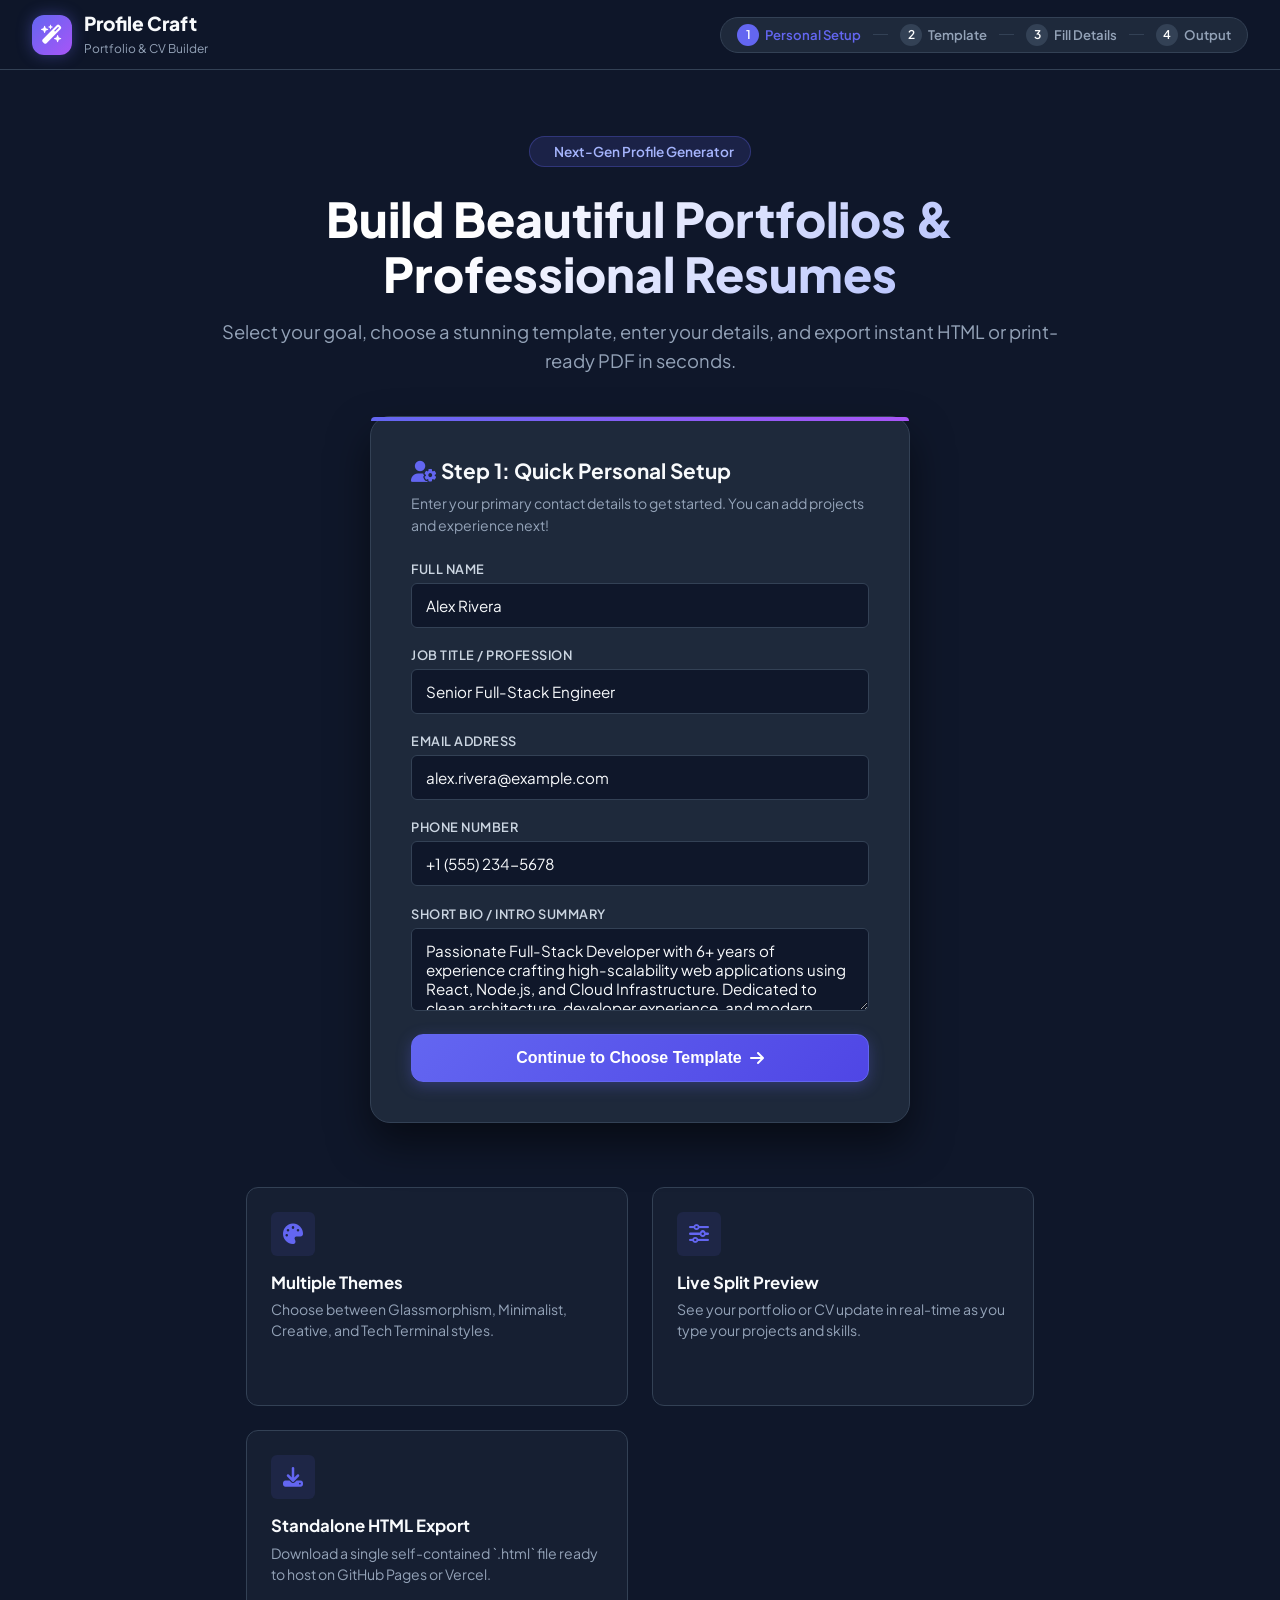
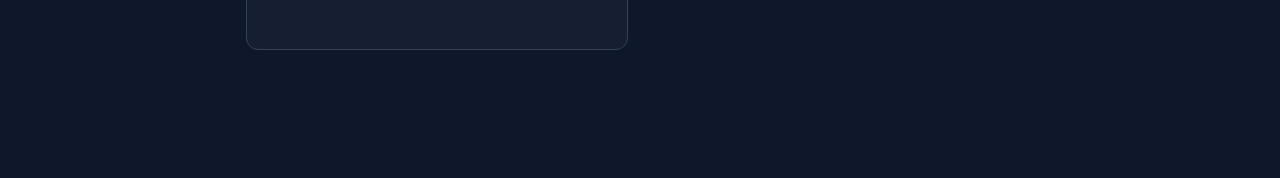
<file: index.html>
<!DOCTYPE html>
<html lang="en">
<head>
  <meta charset="UTF-8">
  <meta name="viewport" content="width=device-width, initial-scale=1.0">
  <title>Profile Craft - Create Portfolios & CVs</title>
  
  <link rel="preconnect" href="https://fonts.googleapis.com">
  <link rel="preconnect" href="https://fonts.gstatic.com" crossorigin>
  <link href="https://fonts.googleapis.com/css2?family=Plus+Jakarta+Sans:wght@400;600;700;800&family=Inter:wght@400;600;800&display=swap" rel="stylesheet">
  <link rel="stylesheet" href="https://cdnjs.cloudflare.com/ajax/libs/font-awesome/6.4.0/css/all.min.css">
  
  <link rel="stylesheet" href="css/common.css">
  <link rel="stylesheet" href="css/landing.css">
</head>
<body>

  <!-- NAVBAR -->
  <nav class="navbar">
    <a href="index.html" class="nav-brand">
      <div class="brand-icon"><i class="fa-solid fa-wand-magic-sparkles"></i></div>
      <div class="brand-text">
        <h1>Profile Craft</h1>
        <span>Portfolio & CV Builder</span>
      </div>
    </a>

    <div class="step-indicator">
      <div class="step-item active"><span class="step-num">1</span> Personal Setup</div>
      <div class="step-divider"></div>
      <div class="step-item"><span class="step-num">2</span> Template</div>
      <div class="step-divider"></div>
      <div class="step-item"><span class="step-num">3</span> Fill Details</div>
      <div class="step-divider"></div>
      <div class="step-item"><span class="step-num">4</span> Output</div>
    </div>
  </nav>

  <!-- HERO SECTION -->
  <section class="landing-hero">
    <div class="hero-badge"><i class="fa-solid fa-sparkles"></i> Next-Gen Profile Generator</div>
    <h1>Build Beautiful Portfolios & Professional Resumes</h1>
    <p>Select your goal, choose a stunning template, enter your details, and export instant HTML or print-ready PDF in seconds.</p>

    <!-- QUICK LOGIN / INITIAL DATA CARD -->
    <div class="login-card">
      <h2><i class="fa-solid fa-user-gear" style="color:var(--primary);"></i> Step 1: Quick Personal Setup</h2>
      <p>Enter your primary contact details to get started. You can add projects and experience next!</p>
      
      <form id="quickLoginForm">
        <div class="form-group">
          <label>Full Name</label>
          <input type="text" id="loginName" class="form-control" placeholder="e.g. Alex Rivera" required>
        </div>
        
        <div class="form-group">
          <label>Job Title / Profession</label>
          <input type="text" id="loginRole" class="form-control" placeholder="e.g. Senior Full-Stack Engineer" required>
        </div>

        <div class="row-2">
          <div class="form-group">
            <label>Email Address</label>
            <input type="email" id="loginEmail" class="form-control" placeholder="alex@example.com" required>
          </div>
          <div class="form-group">
            <label>Phone Number</label>
            <input type="text" id="loginPhone" class="form-control" placeholder="+1 (555) 000-0000">
          </div>
        </div>

        <div class="form-group">
          <label>Short Bio / Intro Summary</label>
          <textarea id="loginSummary" class="form-control" placeholder="Passionate developer building high-scalability web apps..." rows="3"></textarea>
        </div>

        <button type="submit" class="btn btn-primary btn-lg" style="width:100%;">
          Continue to Choose Template <i class="fa-solid fa-arrow-right"></i>
        </button>
      </form>
    </div>

    <!-- FEATURES SHOWCASE -->
    <div class="features-grid">
      <div class="feature-card">
        <div class="feature-icon"><i class="fa-solid fa-palette"></i></div>
        <h3>Multiple Themes</h3>
        <p>Choose between Glassmorphism, Minimalist, Creative, and Tech Terminal styles.</p>
      </div>

      <div class="feature-card">
        <div class="feature-icon"><i class="fa-solid fa-sliders"></i></div>
        <h3>Live Split Preview</h3>
        <p>See your portfolio or CV update in real-time as you type your projects and skills.</p>
      </div>

      <div class="feature-card">
        <div class="feature-icon"><i class="fa-solid fa-download"></i></div>
        <h3>Standalone HTML Export</h3>
        <p>Download a single self-contained `.html` file ready to host on GitHub Pages or Vercel.</p>
      </div>
    </div>
  </section>

  <!-- SCRIPTS -->
  <script src="js/sample-data.js"></script>
  <script src="js/storage.js"></script>
  <script>
    document.addEventListener('DOMContentLoaded', () => {
      const profile = AppStorage.getProfile();
      if (profile.personal) {
        document.getElementById('loginName').value = profile.personal.fullName || '';
        document.getElementById('loginRole').value = profile.personal.jobTitle || '';
        document.getElementById('loginEmail').value = profile.personal.email || '';
        document.getElementById('loginPhone').value = profile.personal.phone || '';
        document.getElementById('loginSummary').value = profile.personal.summary || '';
      }

      document.getElementById('quickLoginForm').addEventListener('submit', (e) => {
        e.preventDefault();
        profile.personal.fullName = document.getElementById('loginName').value;
        profile.personal.jobTitle = document.getElementById('loginRole').value;
        profile.personal.email = document.getElementById('loginEmail').value;
        profile.personal.phone = document.getElementById('loginPhone').value;
        profile.personal.summary = document.getElementById('loginSummary').value;

        AppStorage.saveProfile(profile);
        window.location.href = 'choose.html';
      });
    });
  </script>
</body>
</html>
</file>
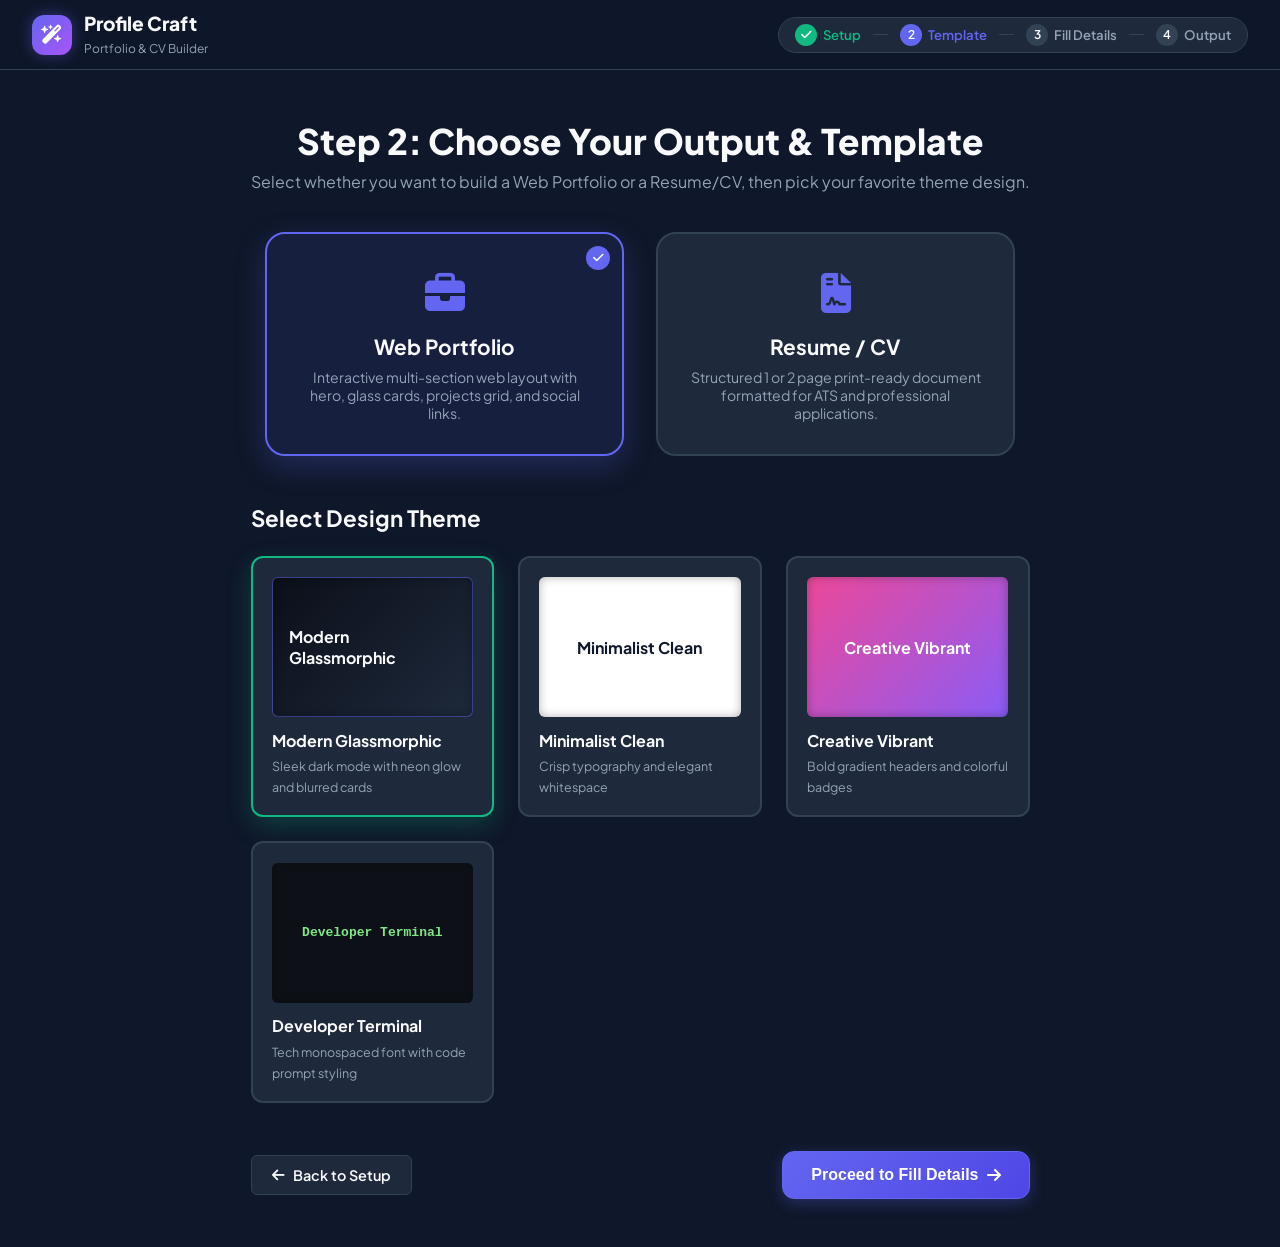
<file: choose.html>
<!DOCTYPE html>
<html lang="en">
<head>
  <meta charset="UTF-8">
  <meta name="viewport" content="width=device-width, initial-scale=1.0">
  <title>Choose Category & Template - Profile Craft</title>

  <link rel="preconnect" href="https://fonts.googleapis.com">
  <link rel="preconnect" href="https://fonts.gstatic.com" crossorigin>
  <link href="https://fonts.googleapis.com/css2?family=Plus+Jakarta+Sans:wght@400;600;700;800&family=Inter:wght@400;600;800&display=swap" rel="stylesheet">
  <link rel="stylesheet" href="https://cdnjs.cloudflare.com/ajax/libs/font-awesome/6.4.0/css/all.min.css">

  <link rel="stylesheet" href="css/common.css">
  <link rel="stylesheet" href="css/choose.css">
</head>
<body>

  <!-- NAVBAR -->
  <nav class="navbar">
    <a href="index.html" class="nav-brand">
      <div class="brand-icon"><i class="fa-solid fa-wand-magic-sparkles"></i></div>
      <div class="brand-text">
        <h1>Profile Craft</h1>
        <span>Portfolio & CV Builder</span>
      </div>
    </a>

    <div class="step-indicator">
      <div class="step-item completed"><span class="step-num"><i class="fa-solid fa-check"></i></span> Setup</div>
      <div class="step-divider"></div>
      <div class="step-item active"><span class="step-num">2</span> Template</div>
      <div class="step-divider"></div>
      <div class="step-item"><span class="step-num">3</span> Fill Details</div>
      <div class="step-divider"></div>
      <div class="step-item"><span class="step-num">4</span> Output</div>
    </div>
  </nav>

  <!-- SELECTION CONTAINER -->
  <div class="choose-container">
    <div class="choose-header">
      <h2>Step 2: Choose Your Output & Template</h2>
      <p>Select whether you want to build a Web Portfolio or a Resume/CV, then pick your favorite theme design.</p>
    </div>

    <!-- CATEGORY SELECTION -->
    <div class="category-grid">
      <div class="category-card selected" id="catPortfolio" data-mode="portfolio">
        <div class="selection-badge"><i class="fa-solid fa-check"></i></div>
        <div class="category-icon"><i class="fa-solid fa-briefcase"></i></div>
        <h3>Web Portfolio</h3>
        <p>Interactive multi-section web layout with hero, glass cards, projects grid, and social links.</p>
      </div>

      <div class="category-card" id="catCv" data-mode="cv">
        <div class="selection-badge"><i class="fa-solid fa-check"></i></div>
        <div class="category-icon"><i class="fa-solid fa-file-contract"></i></div>
        <h3>Resume / CV</h3>
        <p>Structured 1 or 2 page print-ready document formatted for ATS and professional applications.</p>
      </div>
    </div>

    <!-- TEMPLATES GALLERY -->
    <div class="templates-gallery">
      <div class="section-title">Select Design Theme</div>
      <div class="template-grid" id="templateGrid">
        <!-- Rendered dynamically via JS -->
      </div>
    </div>

    <!-- NAVIGATION BUTTONS -->
    <div style="display:flex; justify-content:space-between; align-items:center;">
      <a href="index.html" class="btn"><i class="fa-solid fa-arrow-left"></i> Back to Setup</a>
      <button class="btn btn-primary btn-lg" id="btnNext">Proceed to Fill Details <i class="fa-solid fa-arrow-right"></i></button>
    </div>
  </div>

  <!-- SCRIPTS -->
  <script src="js/storage.js"></script>
  <script>
    document.addEventListener('DOMContentLoaded', () => {
      let selectedMode = AppStorage.getMode();
      let selectedTemplate = AppStorage.getTemplate();

      const catPortfolio = document.getElementById('catPortfolio');
      const catCv = document.getElementById('catCv');
      const templateGrid = document.getElementById('templateGrid');
      const btnNext = document.getElementById('btnNext');

      const PORTFOLIO_TEMPLATES = [
        { id: 'pf-theme-glass', name: 'Modern Glassmorphic', boxClass: 'box-glass', desc: 'Sleek dark mode with neon glow and blurred cards' },
        { id: 'pf-theme-minimal', name: 'Minimalist Clean', boxClass: 'box-minimal', desc: 'Crisp typography and elegant whitespace' },
        { id: 'pf-theme-vibrant', name: 'Creative Vibrant', boxClass: 'box-vibrant', desc: 'Bold gradient headers and colorful badges' },
        { id: 'pf-theme-terminal', name: 'Developer Terminal', boxClass: 'box-terminal', desc: 'Tech monospaced font with code prompt styling' }
      ];

      const CV_TEMPLATES = [
        { id: 'cv-theme-executive', name: 'Professional Executive', boxClass: 'box-executive', desc: 'Traditional 2-column header layout' },
        { id: 'cv-theme-modern', name: 'Modern Minimal Resume', boxClass: 'box-minimal', desc: 'Center aligned header with timeline accents' },
        { id: 'cv-theme-sidebar', name: 'Creative Sidebar Resume', boxClass: 'box-sidebar', desc: 'Left dark sidebar with contact & skills pane' }
      ];

      function renderTemplates() {
        const list = selectedMode === 'portfolio' ? PORTFOLIO_TEMPLATES : CV_TEMPLATES;
        templateGrid.innerHTML = list.map(t => `
          <div class="template-card ${t.id === selectedTemplate ? 'selected' : ''}" data-id="${t.id}">
            <div class="template-preview-box ${t.boxClass}">
              <strong>${t.name}</strong>
            </div>
            <h4>${t.name}</h4>
            <span>${t.desc}</span>
          </div>
        `).join('');

        // Bind clicks
        document.querySelectorAll('.template-card').forEach(card => {
          card.addEventListener('click', () => {
            document.querySelectorAll('.template-card').forEach(c => c.classList.remove('selected'));
            card.classList.add('selected');
            selectedTemplate = card.dataset.id;
          });
        });
      }

      function updateCategoryUI() {
        if (selectedMode === 'portfolio') {
          catPortfolio.classList.add('selected');
          catCv.classList.remove('selected');
          if (!PORTFOLIO_TEMPLATES.find(t => t.id === selectedTemplate)) {
            selectedTemplate = PORTFOLIO_TEMPLATES[0].id;
          }
        } else {
          catCv.classList.add('selected');
          catPortfolio.classList.remove('selected');
          if (!CV_TEMPLATES.find(t => t.id === selectedTemplate)) {
            selectedTemplate = CV_TEMPLATES[0].id;
          }
        }
        renderTemplates();
      }

      catPortfolio.addEventListener('click', () => { selectedMode = 'portfolio'; updateCategoryUI(); });
      catCv.addEventListener('click', () => { selectedMode = 'cv'; updateCategoryUI(); });

      btnNext.addEventListener('click', () => {
        AppStorage.saveMode(selectedMode);
        AppStorage.saveTemplate(selectedTemplate);
        window.location.href = 'builder.html';
      });

      updateCategoryUI();
    });
  </script>
</body>
</html>
</file>
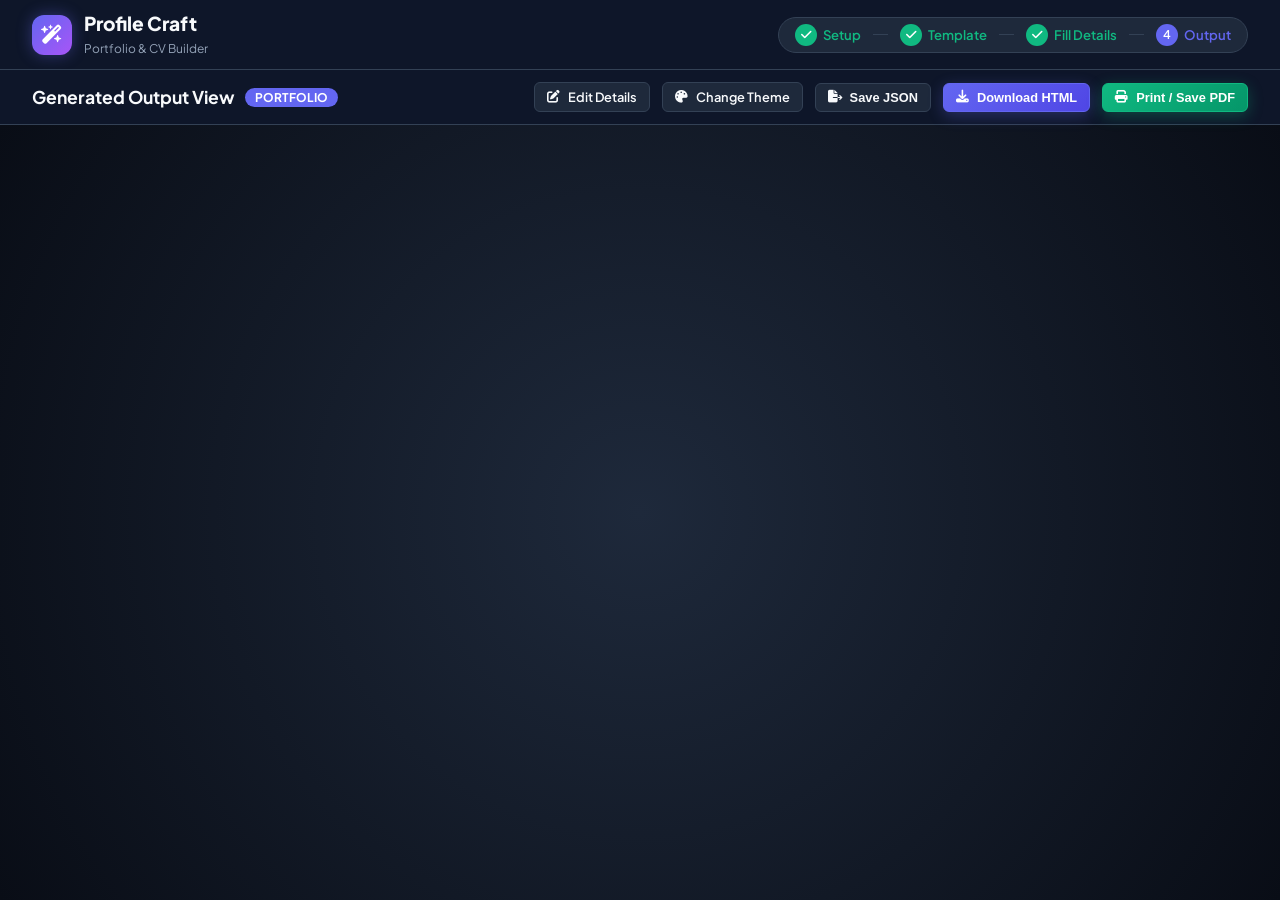
<file: output.html>
<!DOCTYPE html>
<html lang="en">
<head>
  <meta charset="UTF-8">
  <meta name="viewport" content="width=device-width, initial-scale=1.0">
  <title>Final Output & Export - Profile Craft</title>

  <link rel="preconnect" href="https://fonts.googleapis.com">
  <link rel="preconnect" href="https://fonts.gstatic.com" crossorigin>
  <link href="https://fonts.googleapis.com/css2?family=Fira+Code:wght@400;600;700&family=Inter:wght@400;500;600;700;800&family=Plus+Jakarta+Sans:wght@400;500;600;700;800&display=swap" rel="stylesheet">
  <link rel="stylesheet" href="https://cdnjs.cloudflare.com/ajax/libs/font-awesome/6.4.0/css/all.min.css">

  <link rel="stylesheet" href="css/common.css">
  <link rel="stylesheet" href="css/output.css">
  <link rel="stylesheet" href="css/portfolio-templates.css">
  <link rel="stylesheet" href="css/cv-templates.css">
</head>
<body>

  <!-- NAVBAR -->
  <nav class="navbar">
    <a href="index.html" class="nav-brand">
      <div class="brand-icon"><i class="fa-solid fa-wand-magic-sparkles"></i></div>
      <div class="brand-text">
        <h1>Profile Craft</h1>
        <span>Portfolio & CV Builder</span>
      </div>
    </a>

    <div class="step-indicator">
      <div class="step-item completed"><span class="step-num"><i class="fa-solid fa-check"></i></span> Setup</div>
      <div class="step-divider"></div>
      <div class="step-item completed"><span class="step-num"><i class="fa-solid fa-check"></i></span> Template</div>
      <div class="step-divider"></div>
      <div class="step-item completed"><span class="step-num"><i class="fa-solid fa-check"></i></span> Fill Details</div>
      <div class="step-divider"></div>
      <div class="step-item active"><span class="step-num">4</span> Output</div>
    </div>
  </nav>

  <!-- FLOATING EXPORT CONTROL BAR -->
  <div class="floating-bar">
    <div class="output-info">
      <h2>Generated Output View</h2>
      <span class="badge-mode" id="modeBadge">PORTFOLIO</span>
    </div>

    <div class="output-actions">
      <a href="builder.html" class="btn btn-sm"><i class="fa-solid fa-pen-to-square"></i> Edit Details</a>
      <a href="choose.html" class="btn btn-sm"><i class="fa-solid fa-palette"></i> Change Theme</a>
      <button class="btn btn-sm" id="btnExportJson"><i class="fa-solid fa-file-export"></i> Save JSON</button>
      <button class="btn btn-primary btn-sm" id="btnDownloadHtml"><i class="fa-solid fa-download"></i> Download HTML</button>
      <button class="btn btn-accent btn-sm" id="btnPrintPdf"><i class="fa-solid fa-print"></i> Print / Save PDF</button>
    </div>
  </div>

  <!-- MAIN CANVAS -->
  <main class="output-viewport">
    <div class="output-frame" id="outputFrame">
      <!-- Generated HTML rendered here -->
    </div>
  </main>

  <!-- SCRIPTS -->
  <script src="js/templates.js"></script>
  <script src="js/exporter.js"></script>
  <script src="js/storage.js"></script>
  <script>
    document.addEventListener('DOMContentLoaded', () => {
      const profile = AppStorage.getProfile();
      const mode = AppStorage.getMode();
      const templateId = AppStorage.getTemplate();

      const outputFrame = document.getElementById('outputFrame');
      const modeBadge = document.getElementById('modeBadge');

      modeBadge.textContent = mode.toUpperCase();

      if (mode === 'portfolio') {
        outputFrame.innerHTML = TemplateGenerators.renderPortfolio(profile, templateId);
      } else {
        outputFrame.innerHTML = TemplateGenerators.renderCV(profile, templateId);
      }

      document.getElementById('btnDownloadHtml').addEventListener('click', () => {
        Exporter.downloadHTML(profile, mode, templateId);
      });

      document.getElementById('btnPrintPdf').addEventListener('click', () => {
        Exporter.printPDF();
      });

      document.getElementById('btnExportJson').addEventListener('click', () => {
        Exporter.exportJSON(profile);
      });
    });
  </script>
</body>
</html>
</file>
<file: css/common.css>
/* ==========================================================================
   COMMON SHARED STYLESHEET (css/common.css)
   ========================================================================== */

:root {
  --bg-dark: #0f172a;
  --bg-card: #1e293b;
  --bg-card-hover: #334155;
  --bg-input: #0f172a;
  --border-color: #334155;
  --border-focus: #6366f1;
  --text-main: #f8fafc;
  --text-muted: #94a3b8;
  --primary: #6366f1;
  --primary-hover: #4f46e5;
  --accent: #10b981;
  --danger: #ef4444;
  --radius-sm: 6px;
  --radius-md: 12px;
  --radius-lg: 20px;
  --font-main: 'Plus Jakarta Sans', system-ui, sans-serif;
}

* {
  box-sizing: border-box;
  margin: 0;
  padding: 0;
}

body {
  font-family: var(--font-main);
  background-color: var(--bg-dark);
  color: var(--text-main);
  min-height: 100vh;
  display: flex;
  flex-direction: column;
}

/* Header Navbar */
.navbar {
  height: 70px;
  background: rgba(15, 23, 42, 0.9);
  backdrop-filter: blur(12px);
  border-bottom: 1px solid var(--border-color);
  display: flex;
  align-items: center;
  justify-content: space-between;
  padding: 0 2rem;
  position: sticky;
  top: 0;
  z-index: 100;
}

.nav-brand {
  display: flex;
  align-items: center;
  gap: 12px;
  text-decoration: none;
  color: var(--text-main);
}

.brand-icon {
  width: 40px;
  height: 40px;
  background: linear-gradient(135deg, #6366f1, #a855f7);
  border-radius: var(--radius-md);
  display: flex;
  align-items: center;
  justify-content: center;
  font-size: 1.2rem;
  color: #fff;
  box-shadow: 0 0 15px rgba(99, 102, 241, 0.4);
}

.brand-text h1 {
  font-size: 1.2rem;
  font-weight: 800;
  line-height: 1.2;
}

.brand-text span {
  font-size: 0.75rem;
  color: var(--text-muted);
}

/* Buttons */
.btn {
  padding: 10px 20px;
  font-size: 0.9rem;
  font-weight: 600;
  border-radius: var(--radius-sm);
  border: 1px solid var(--border-color);
  background: var(--bg-card);
  color: var(--text-main);
  cursor: pointer;
  display: inline-flex;
  align-items: center;
  justify-content: center;
  gap: 8px;
  text-decoration: none;
  transition: all 0.2s ease;
}

.btn:hover {
  background: var(--bg-card-hover);
  border-color: #475569;
}

.btn-primary {
  background: linear-gradient(135deg, var(--primary), #4f46e5);
  border-color: var(--primary);
  color: #fff;
  box-shadow: 0 4px 15px rgba(99, 102, 241, 0.3);
}

.btn-primary:hover {
  filter: brightness(1.1);
  transform: translateY(-2px);
}

.btn-accent {
  background: linear-gradient(135deg, var(--accent), #059669);
  border-color: var(--accent);
  color: #fff;
  box-shadow: 0 4px 15px rgba(16, 185, 129, 0.3);
}

.btn-accent:hover {
  filter: brightness(1.1);
  transform: translateY(-2px);
}

.btn-lg {
  padding: 14px 28px;
  font-size: 1rem;
  border-radius: var(--radius-md);
}

.btn-sm {
  padding: 6px 12px;
  font-size: 0.8rem;
}

/* Step Progress Indicator */
.step-indicator {
  display: flex;
  align-items: center;
  gap: 12px;
  background: var(--bg-card);
  padding: 6px 16px;
  border-radius: 30px;
  border: 1px solid var(--border-color);
}

.step-item {
  display: flex;
  align-items: center;
  gap: 6px;
  font-size: 0.82rem;
  color: var(--text-muted);
  font-weight: 600;
}

.step-item.active {
  color: var(--primary);
}

.step-item.completed {
  color: var(--accent);
}

.step-num {
  width: 22px;
  height: 22px;
  border-radius: 50%;
  background: var(--border-color);
  color: #fff;
  display: flex;
  align-items: center;
  justify-content: center;
  font-size: 0.75rem;
}

.step-item.active .step-num {
  background: var(--primary);
}

.step-item.completed .step-num {
  background: var(--accent);
}

.step-divider {
  width: 15px;
  height: 1px;
  background: var(--border-color);
}
</file>
<file: css/landing.css>
/* ==========================================================================
   LANDING & LOGIN PAGE STYLESHEET (css/landing.css)
   ========================================================================== */

.landing-hero {
  padding: 4rem 2rem;
  text-align: center;
  max-width: 900px;
  margin: 0 auto;
  position: relative;
}

.hero-badge {
  display: inline-flex;
  align-items: center;
  gap: 8px;
  background: rgba(99, 102, 241, 0.15);
  color: #a5b4fc;
  border: 1px solid rgba(99, 102, 241, 0.3);
  padding: 6px 16px;
  border-radius: 30px;
  font-size: 0.85rem;
  font-weight: 600;
  margin-bottom: 1.5rem;
}

.landing-hero h1 {
  font-size: 3rem;
  font-weight: 800;
  line-height: 1.15;
  margin-bottom: 1rem;
  background: linear-gradient(135deg, #ffffff 30%, #a5b4fc 100%);
  -webkit-background-clip: text;
  -webkit-text-fill-color: transparent;
}

.landing-hero p {
  font-size: 1.15rem;
  color: var(--text-muted);
  line-height: 1.6;
  margin-bottom: 2.5rem;
}

/* Login / Quick Start Card */
.login-card {
  background: var(--bg-card);
  border: 1px solid var(--border-color);
  border-radius: var(--radius-lg);
  padding: 2.5rem;
  max-width: 540px;
  margin: 0 auto 4rem auto;
  box-shadow: 0 20px 40px rgba(0, 0, 0, 0.5);
  text-align: left;
  position: relative;
}

.login-card::before {
  content: '';
  position: absolute;
  top: 0;
  left: 0;
  right: 0;
  height: 4px;
  background: linear-gradient(90deg, var(--primary), #a855f7);
  border-radius: var(--radius-lg) var(--radius-lg) 0 0;
}

.login-card h2 {
  font-size: 1.3rem;
  font-weight: 700;
  margin-bottom: 0.5rem;
}

.login-card p {
  font-size: 0.88rem;
  color: var(--text-muted);
  margin-bottom: 1.5rem;
}

.form-group {
  margin-bottom: 1.2rem;
}

.form-group label {
  display: block;
  font-size: 0.8rem;
  font-weight: 600;
  color: #cbd5e1;
  margin-bottom: 6px;
  text-transform: uppercase;
  letter-spacing: 0.04em;
}

.form-control {
  width: 100%;
  padding: 12px 14px;
  background: var(--bg-input);
  border: 1px solid var(--border-color);
  border-radius: var(--radius-sm);
  color: var(--text-main);
  font-family: inherit;
  font-size: 0.95rem;
  transition: border-color 0.2s;
}

.form-control:focus {
  outline: none;
  border-color: var(--border-focus);
  box-shadow: 0 0 0 2px rgba(99, 102, 241, 0.2);
}

/* Features Grid */
.features-grid {
  display: grid;
  grid-template-columns: repeat(auto-fit, minmax(250px, 1fr));
  gap: 1.5rem;
  max-width: 1000px;
  margin: 0 auto 4rem auto;
  padding: 0 1.5rem;
}

.feature-card {
  background: rgba(30, 41, 59, 0.5);
  border: 1px solid var(--border-color);
  border-radius: var(--radius-md);
  padding: 1.5rem;
  text-align: left;
}

.feature-icon {
  width: 44px;
  height: 44px;
  background: rgba(99, 102, 241, 0.1);
  color: var(--primary);
  border-radius: var(--radius-sm);
  display: flex;
  align-items: center;
  justify-content: center;
  font-size: 1.25rem;
  margin-bottom: 1rem;
}

.feature-card h3 {
  font-size: 1.05rem;
  font-weight: 700;
  margin-bottom: 0.4rem;
}

.feature-card p {
  font-size: 0.88rem;
  color: var(--text-muted);
  line-height: 1.5;
}
</file>
<file: css/choose.css>
/* ==========================================================================
   CHOOSE TYPE & TEMPLATE PAGE STYLESHEET (css/choose.css)
   ========================================================================== */

.choose-container {
  max-width: 1100px;
  margin: 0 auto;
  padding: 3rem 1.5rem;
  text-align: center;
}

.choose-header h2 {
  font-size: 2.2rem;
  font-weight: 800;
  margin-bottom: 0.5rem;
}

.choose-header p {
  font-size: 1rem;
  color: var(--text-muted);
  margin-bottom: 2.5rem;
}

/* Category Choice Cards (Portfolio vs CV) */
.category-grid {
  display: grid;
  grid-template-columns: 1fr 1fr;
  gap: 2rem;
  max-width: 750px;
  margin: 0 auto 3rem auto;
}

.category-card {
  background: var(--bg-card);
  border: 2px solid var(--border-color);
  border-radius: var(--radius-lg);
  padding: 2rem;
  cursor: pointer;
  transition: all 0.3s ease;
  position: relative;
  text-align: center;
}

.category-card:hover {
  transform: translateY(-5px);
  border-color: #475569;
}

.category-card.selected {
  border-color: var(--primary);
  background: rgba(99, 102, 241, 0.1);
  box-shadow: 0 10px 30px rgba(99, 102, 241, 0.25);
}

.category-icon {
  font-size: 2.5rem;
  color: var(--primary);
  margin-bottom: 1rem;
}

.category-card h3 {
  font-size: 1.3rem;
  font-weight: 700;
  margin-bottom: 0.5rem;
}

.category-card p {
  font-size: 0.88rem;
  color: var(--text-muted);
}

.selection-badge {
  position: absolute;
  top: 12px;
  right: 12px;
  width: 24px;
  height: 24px;
  background: var(--primary);
  color: #fff;
  border-radius: 50%;
  display: none;
  align-items: center;
  justify-content: center;
  font-size: 0.75rem;
}

.category-card.selected .selection-badge {
  display: flex;
}

/* Template Cards Grid */
.templates-gallery {
  margin-bottom: 3rem;
}

.section-title {
  font-size: 1.4rem;
  font-weight: 700;
  margin-bottom: 1.5rem;
  text-align: left;
}

.template-grid {
  display: grid;
  grid-template-columns: repeat(auto-fill, minmax(240px, 1fr));
  gap: 1.5rem;
}

.template-card {
  background: var(--bg-card);
  border: 2px solid var(--border-color);
  border-radius: var(--radius-md);
  padding: 1.2rem;
  cursor: pointer;
  transition: all 0.2s ease;
  text-align: left;
  position: relative;
}

.template-card:hover {
  transform: translateY(-4px);
  border-color: #475569;
}

.template-card.selected {
  border-color: var(--accent);
  box-shadow: 0 8px 25px rgba(16, 185, 129, 0.25);
}

.template-preview-box {
  height: 140px;
  border-radius: var(--radius-sm);
  margin-bottom: 0.8rem;
  display: flex;
  flex-direction: column;
  justify-content: center;
  align-items: center;
  padding: 1rem;
  box-shadow: inset 0 0 10px rgba(0,0,0,0.3);
}

.template-card h4 {
  font-size: 1rem;
  font-weight: 700;
  margin-bottom: 0.2rem;
}

.template-card span {
  font-size: 0.78rem;
  color: var(--text-muted);
}

/* Preview Box Styles */
.box-glass { background: linear-gradient(135deg, #0b0f19, #1e293b); border: 1px solid rgba(99,102,241,0.5); }
.box-minimal { background: #ffffff; color: #0f172a; }
.box-vibrant { background: linear-gradient(135deg, #ec4899, #8b5cf6); color: #fff; }
.box-terminal { background: #0d1117; color: #7ee787; font-family: monospace; }
.box-executive { background: #ffffff; border-top: 4px solid #1e293b; color: #1e293b; }
.box-sidebar { background: linear-gradient(90deg, #1e293b 35%, #ffffff 35%); color: #0b0f19; }
</file>
<file: css/output.css>
/* ==========================================================================
   OUTPUT / EXPORT PAGE STYLESHEET (css/output.css)
   ========================================================================== */

.output-page {
  background: #090d16;
  min-height: 100vh;
  display: flex;
  flex-direction: column;
}

/* Floating Export Control Bar */
.floating-bar {
  background: rgba(15, 23, 42, 0.95);
  backdrop-filter: blur(12px);
  border-bottom: 1px solid var(--border-color);
  padding: 0.75rem 2rem;
  display: flex;
  align-items: center;
  justify-content: space-between;
  position: sticky;
  top: 0;
  z-index: 100;
}

.output-info {
  display: flex;
  align-items: center;
  gap: 10px;
}

.output-info h2 {
  font-size: 1.1rem;
  font-weight: 700;
}

.badge-mode {
  background: var(--primary);
  color: #fff;
  padding: 2px 10px;
  border-radius: 12px;
  font-size: 0.75rem;
  font-weight: 700;
  text-transform: uppercase;
}

.output-actions {
  display: flex;
  align-items: center;
  gap: 0.75rem;
}

/* Main Presentation Canvas */
.output-viewport {
  flex: 1;
  padding: 3rem 1.5rem;
  display: flex;
  justify-content: center;
  align-items: flex-start;
  background: radial-gradient(circle at center, #1e293b 0%, #090d16 100%);
}

.output-frame {
  width: 100%;
  max-width: 1000px;
  background: #fff;
  border-radius: var(--radius-md);
  box-shadow: 0 25px 60px rgba(0, 0, 0, 0.6);
  overflow: hidden;
}

/* Print Rules */
@media print {
  .floating-bar, .navbar {
    display: none !important;
  }
  .output-viewport {
    padding: 0 !important;
    background: none !important;
  }
  .output-frame {
    box-shadow: none !important;
    max-width: 100% !important;
    border-radius: 0 !important;
  }
}
</file>
<file: css/portfolio-templates.css>
/* ==========================================================================
   PORTFOLIO TEMPLATES STYLESHEET (css/portfolio-templates.css)
   ========================================================================== */

/* --------------------------------------------------------------------------
   THEME 1: MODERN GLASSMORPHISM (theme-glass)
   -------------------------------------------------------------------------- */
.pf-theme-glass {
  background: #0b0f19;
  color: #f1f5f9;
  font-family: 'Plus Jakarta Sans', system-ui, sans-serif;
  min-height: 100%;
  padding: 2.5rem 2rem;
  box-sizing: border-box;
}

.pf-theme-glass .pf-hero {
  display: flex;
  align-items: center;
  gap: 2rem;
  padding: 3rem 2rem;
  background: rgba(30, 41, 59, 0.5);
  backdrop-filter: blur(16px);
  border: 1px solid rgba(255, 255, 255, 0.1);
  border-radius: 20px;
  box-shadow: 0 20px 40px rgba(0, 0, 0, 0.4);
  margin-bottom: 3rem;
  position: relative;
  overflow: hidden;
}

.pf-theme-glass .pf-hero::before {
  content: '';
  position: absolute;
  top: -50%;
  right: -20%;
  width: 300px;
  height: 300px;
  background: radial-gradient(circle, rgba(99, 102, 241, 0.3) 0%, transparent 70%);
  pointer-events: none;
}

.pf-theme-glass .pf-avatar {
  width: 130px;
  height: 130px;
  border-radius: 50%;
  object-fit: cover;
  border: 3px solid #6366f1;
  box-shadow: 0 0 25px rgba(99, 102, 241, 0.5);
  flex-shrink: 0;
}

.pf-theme-glass .pf-hero-content h1 {
  font-size: 2.2rem;
  font-weight: 800;
  background: linear-gradient(135deg, #fff 30%, #a5b4fc 100%);
  -webkit-background-clip: text;
  -webkit-text-fill-color: transparent;
  margin-bottom: 0.3rem;
}

.pf-theme-glass .pf-role {
  font-size: 1.1rem;
  color: #818cf8;
  font-weight: 600;
  margin-bottom: 1rem;
}

.pf-theme-glass .pf-bio {
  font-size: 0.95rem;
  line-height: 1.6;
  color: #94a3b8;
  max-width: 600px;
}

.pf-theme-glass .pf-section {
  margin-bottom: 3rem;
}

.pf-theme-glass .pf-section-title {
  font-size: 1.4rem;
  font-weight: 700;
  color: #f8fafc;
  margin-bottom: 1.5rem;
  display: flex;
  align-items: center;
  gap: 10px;
}

.pf-theme-glass .pf-section-title::after {
  content: '';
  flex: 1;
  height: 1px;
  background: linear-gradient(90deg, rgba(99, 102, 241, 0.5), transparent);
}

.pf-theme-glass .pf-projects-grid {
  display: grid;
  grid-template-columns: repeat(auto-fill, minmax(280px, 1fr));
  gap: 1.5rem;
}

.pf-theme-glass .pf-project-card {
  background: rgba(30, 41, 59, 0.4);
  border: 1px solid rgba(255, 255, 255, 0.08);
  border-radius: 16px;
  padding: 1.5rem;
  transition: transform 0.3s, border-color 0.3s;
}

.pf-theme-glass .pf-project-card:hover {
  transform: translateY(-5px);
  border-color: rgba(99, 102, 241, 0.5);
  background: rgba(30, 41, 59, 0.6);
}

.pf-theme-glass .pf-project-title {
  font-size: 1.1rem;
  font-weight: 700;
  color: #fff;
  margin-bottom: 0.5rem;
}

.pf-theme-glass .pf-project-desc {
  font-size: 0.85rem;
  color: #94a3b8;
  line-height: 1.5;
  margin-bottom: 1rem;
}

.pf-theme-glass .pf-tags {
  display: flex;
  flex-wrap: wrap;
  gap: 6px;
  margin-bottom: 1rem;
}

.pf-theme-glass .pf-tag {
  background: rgba(99, 102, 241, 0.15);
  color: #a5b4fc;
  font-size: 0.75rem;
  font-weight: 600;
  padding: 3px 10px;
  border-radius: 20px;
  border: 1px solid rgba(99, 102, 241, 0.3);
}

.pf-theme-glass .pf-links {
  display: flex;
  gap: 12px;
}

.pf-theme-glass .pf-link-btn {
  font-size: 0.8rem;
  color: #818cf8;
  text-decoration: none;
  font-weight: 600;
  display: flex;
  align-items: center;
  gap: 4px;
}

.pf-theme-glass .pf-skills-wrap {
  display: flex;
  flex-wrap: wrap;
  gap: 10px;
}

.pf-theme-glass .pf-skill-badge {
  background: rgba(16, 185, 129, 0.1);
  color: #34d399;
  border: 1px solid rgba(16, 185, 129, 0.3);
  padding: 6px 14px;
  border-radius: 8px;
  font-size: 0.85rem;
  font-weight: 600;
}

/* --------------------------------------------------------------------------
   THEME 2: MINIMALIST ELEGANT (theme-minimal)
   -------------------------------------------------------------------------- */
.pf-theme-minimal {
  background: #ffffff;
  color: #0f172a;
  font-family: 'Inter', system-ui, sans-serif;
  min-height: 100%;
  padding: 3rem 2.5rem;
  box-sizing: border-box;
}

.pf-theme-minimal .pf-hero {
  border-bottom: 2px solid #0f172a;
  padding-bottom: 2.5rem;
  margin-bottom: 3rem;
  display: flex;
  justify-content: space-between;
  align-items: flex-start;
}

.pf-theme-minimal h1 {
  font-size: 2.5rem;
  font-weight: 900;
  letter-spacing: -0.03em;
  margin-bottom: 0.2rem;
}

.pf-theme-minimal .pf-role {
  font-size: 1.2rem;
  color: #64748b;
  font-weight: 500;
  margin-bottom: 1.2rem;
}

.pf-theme-minimal .pf-bio {
  font-size: 0.95rem;
  color: #334155;
  line-height: 1.6;
  max-width: 650px;
}

.pf-theme-minimal .pf-avatar {
  width: 110px;
  height: 110px;
  border-radius: 12px;
  object-fit: cover;
  filter: grayscale(80%);
}

.pf-theme-minimal .pf-section-title {
  font-size: 1.1rem;
  text-transform: uppercase;
  letter-spacing: 0.1em;
  font-weight: 800;
  margin-bottom: 1.5rem;
  color: #0f172a;
}

.pf-theme-minimal .pf-projects-grid {
  display: flex;
  flex-direction: column;
  gap: 1.5rem;
}

.pf-theme-minimal .pf-project-card {
  border-left: 3px solid #0f172a;
  padding-left: 1.25rem;
}

.pf-theme-minimal .pf-project-title {
  font-size: 1.15rem;
  font-weight: 700;
}

.pf-theme-minimal .pf-project-desc {
  font-size: 0.9rem;
  color: #475569;
  margin: 0.4rem 0;
  line-height: 1.5;
}

.pf-theme-minimal .pf-skill-badge {
  background: #f1f5f9;
  color: #0f172a;
  padding: 5px 12px;
  border-radius: 4px;
  font-size: 0.85rem;
  font-weight: 600;
}

/* --------------------------------------------------------------------------
   THEME 3: CREATIVE VIBRANT (theme-vibrant)
   -------------------------------------------------------------------------- */
.pf-theme-vibrant {
  background: #111827;
  color: #f9fafb;
  font-family: 'Plus Jakarta Sans', sans-serif;
  min-height: 100%;
  padding: 2.5rem;
  box-sizing: border-box;
}

.pf-theme-vibrant .pf-hero {
  background: linear-gradient(135deg, #ec4899 0%, #8b5cf6 50%, #3b82f6 100%);
  padding: 3rem 2rem;
  border-radius: 24px;
  color: #fff;
  margin-bottom: 3rem;
  box-shadow: 0 15px 35px rgba(236, 72, 153, 0.25);
  display: flex;
  align-items: center;
  gap: 2rem;
}

.pf-theme-vibrant .pf-avatar {
  width: 120px;
  height: 120px;
  border-radius: 50%;
  border: 4px solid #fff;
  object-fit: cover;
}

.pf-theme-vibrant .pf-hero-content h1 {
  font-size: 2.4rem;
  font-weight: 800;
}

.pf-theme-vibrant .pf-role {
  font-size: 1.15rem;
  opacity: 0.9;
  font-weight: 600;
  margin-bottom: 0.75rem;
}

.pf-theme-vibrant .pf-project-card {
  background: #1f2937;
  border-radius: 16px;
  padding: 1.5rem;
  border: 1px solid #374151;
  box-shadow: 0 10px 20px rgba(0,0,0,0.2);
}

.pf-theme-vibrant .pf-project-title {
  color: #f472b6;
  font-size: 1.15rem;
  font-weight: 700;
}

.pf-theme-vibrant .pf-skill-badge {
  background: linear-gradient(135deg, #8b5cf6, #ec4899);
  color: #fff;
  padding: 6px 14px;
  border-radius: 20px;
  font-size: 0.8rem;
  font-weight: 700;
}

/* --------------------------------------------------------------------------
   THEME 4: DEVELOPER TERMINAL (theme-terminal)
   -------------------------------------------------------------------------- */
.pf-theme-terminal {
  background: #0d1117;
  color: #58a6ff;
  font-family: 'Fira Code', monospace;
  min-height: 100%;
  padding: 2rem;
  box-sizing: border-box;
}

.pf-theme-terminal .pf-hero {
  border: 1px solid #30363d;
  background: #161b22;
  border-radius: 8px;
  padding: 2rem;
  margin-bottom: 2rem;
  box-shadow: 0 10px 30px rgba(0,0,0,0.5);
}

.pf-theme-terminal .terminal-bar {
  display: flex;
  gap: 6px;
  margin-bottom: 1.5rem;
}

.pf-theme-terminal .dot {
  width: 10px;
  height: 10px;
  border-radius: 50%;
}
.pf-theme-terminal .dot-red { background: #ff5f56; }
.pf-theme-terminal .dot-yellow { background: #ffbd2e; }
.pf-theme-terminal .dot-green { background: #27c93f; }

.pf-theme-terminal h1 {
  font-size: 1.8rem;
  color: #79c0ff;
  margin-bottom: 0.3rem;
}

.pf-theme-terminal h1::before {
  content: '$ ';
  color: #7ee787;
}

.pf-theme-terminal .pf-role {
  color: #ffa657;
  font-size: 1rem;
  margin-bottom: 1rem;
}

.pf-theme-terminal .pf-bio {
  color: #8b949e;
  font-size: 0.88rem;
  line-height: 1.6;
}

.pf-theme-terminal .pf-section-title {
  color: #7ee787;
  font-size: 1.1rem;
  margin-bottom: 1rem;
}

.pf-theme-terminal .pf-section-title::before {
  content: '> ';
}

.pf-theme-terminal .pf-project-card {
  background: #161b22;
  border: 1px solid #30363d;
  border-radius: 6px;
  padding: 1.2rem;
  margin-bottom: 1rem;
}

.pf-theme-terminal .pf-project-title {
  color: #d2a8ff;
  font-size: 1rem;
  font-weight: 700;
}

.pf-theme-terminal .pf-project-desc {
  color: #8b949e;
  font-size: 0.85rem;
  margin: 0.5rem 0;
}

.pf-theme-terminal .pf-skill-badge {
  background: #21262d;
  color: #79c0ff;
  border: 1px solid #30363d;
  padding: 4px 10px;
  border-radius: 4px;
  font-size: 0.8rem;
}
</file>
<file: css/cv-templates.css>
/* ==========================================================================
   CV / RESUME TEMPLATES STYLESHEET (css/cv-templates.css)
   ========================================================================== */

/* --------------------------------------------------------------------------
   THEME 1: PROFESSIONAL EXECUTIVE (cv-theme-executive)
   -------------------------------------------------------------------------- */
.cv-theme-executive {
  background: #ffffff;
  color: #1e293b;
  font-family: 'Plus Jakarta Sans', system-ui, sans-serif;
  padding: 3rem 3rem;
  box-sizing: border-box;
  min-height: 100%;
}

.cv-theme-executive .cv-header {
  border-bottom: 2px solid #1e293b;
  padding-bottom: 1.5rem;
  margin-bottom: 2rem;
  display: flex;
  justify-content: space-between;
  align-items: flex-start;
}

.cv-theme-executive .cv-name {
  font-size: 2.2rem;
  font-weight: 800;
  color: #0f172a;
  letter-spacing: -0.02em;
}

.cv-theme-executive .cv-title {
  font-size: 1.1rem;
  color: #475569;
  font-weight: 600;
  margin-top: 2px;
}

.cv-theme-executive .cv-contact-list {
  text-align: right;
  font-size: 0.82rem;
  color: #475569;
  display: flex;
  flex-direction: column;
  gap: 3px;
}

.cv-theme-executive .cv-section {
  margin-bottom: 1.75rem;
}

.cv-theme-executive .cv-section-title {
  font-size: 1.05rem;
  font-weight: 800;
  text-transform: uppercase;
  letter-spacing: 0.05em;
  color: #0f172a;
  border-bottom: 1px solid #cbd5e1;
  padding-bottom: 4px;
  margin-bottom: 1rem;
}

.cv-theme-executive .cv-summary-text {
  font-size: 0.9rem;
  line-height: 1.6;
  color: #334155;
}

.cv-theme-executive .cv-item {
  margin-bottom: 1.25rem;
}

.cv-theme-executive .cv-item-header {
  display: flex;
  justify-content: space-between;
  align-items: baseline;
  margin-bottom: 3px;
}

.cv-theme-executive .cv-item-title {
  font-size: 0.95rem;
  font-weight: 700;
  color: #0f172a;
}

.cv-theme-executive .cv-item-subtitle {
  font-size: 0.88rem;
  font-weight: 600;
  color: #6366f1;
}

.cv-theme-executive .cv-item-date {
  font-size: 0.82rem;
  color: #64748b;
  font-weight: 500;
}

.cv-theme-executive .cv-item-desc {
  font-size: 0.88rem;
  line-height: 1.5;
  color: #475569;
  margin-top: 4px;
}

.cv-theme-executive .cv-skills-grid {
  display: flex;
  flex-wrap: wrap;
  gap: 8px;
}

.cv-theme-executive .cv-skill-pill {
  background: #f1f5f9;
  color: #1e293b;
  padding: 4px 12px;
  border-radius: 4px;
  font-size: 0.82rem;
  font-weight: 600;
  border: 1px solid #e2e8f0;
}

/* --------------------------------------------------------------------------
   THEME 2: MODERN MINIMAL RESUME (cv-theme-modern)
   -------------------------------------------------------------------------- */
.cv-theme-modern {
  background: #ffffff;
  color: #0f172a;
  font-family: 'Inter', system-ui, sans-serif;
  padding: 3rem 2.5rem;
  box-sizing: border-box;
  min-height: 100%;
}

.cv-theme-modern .cv-header {
  text-align: center;
  margin-bottom: 2rem;
  padding-bottom: 1.5rem;
  border-bottom: 3px double #e2e8f0;
}

.cv-theme-modern .cv-name {
  font-size: 2.3rem;
  font-weight: 900;
  letter-spacing: -0.03em;
  color: #0f172a;
}

.cv-theme-modern .cv-title {
  font-size: 1.1rem;
  color: #6366f1;
  font-weight: 600;
  margin-top: 4px;
  text-transform: uppercase;
  letter-spacing: 0.08em;
}

.cv-theme-modern .cv-contact-inline {
  display: flex;
  justify-content: center;
  flex-wrap: wrap;
  gap: 15px;
  font-size: 0.82rem;
  color: #64748b;
  margin-top: 0.8rem;
}

.cv-theme-modern .cv-section-title {
  font-size: 1.1rem;
  font-weight: 800;
  color: #0f172a;
  margin-bottom: 1rem;
  display: flex;
  align-items: center;
  gap: 10px;
}

.cv-theme-modern .cv-section-title::after {
  content: '';
  flex: 1;
  height: 2px;
  background: #6366f1;
}

.cv-theme-modern .cv-item {
  border-left: 2px solid #e2e8f0;
  padding-left: 1rem;
  margin-bottom: 1.25rem;
  position: relative;
}

.cv-theme-modern .cv-item::before {
  content: '';
  position: absolute;
  left: -5px;
  top: 4px;
  width: 8px;
  height: 8px;
  background: #6366f1;
  border-radius: 50%;
}

.cv-theme-modern .cv-item-title {
  font-weight: 700;
  font-size: 0.95rem;
}

.cv-theme-modern .cv-item-subtitle {
  color: #64748b;
  font-size: 0.85rem;
}

/* --------------------------------------------------------------------------
   THEME 3: CREATIVE SIDEBAR RESUME (cv-theme-sidebar)
   -------------------------------------------------------------------------- */
.cv-theme-sidebar {
  display: flex;
  min-height: 100%;
  background: #ffffff;
  color: #1e293b;
  font-family: 'Plus Jakarta Sans', sans-serif;
}

.cv-theme-sidebar .cv-sidebar {
  width: 32%;
  background: #1e293b;
  color: #f8fafc;
  padding: 2.5rem 1.5rem;
  box-sizing: border-box;
}

.cv-theme-sidebar .cv-avatar-sidebar {
  width: 100px;
  height: 100px;
  border-radius: 50%;
  object-fit: cover;
  margin-bottom: 1.5rem;
  border: 3px solid #6366f1;
}

.cv-theme-sidebar .cv-main {
  flex: 1;
  padding: 2.5rem 2rem;
  box-sizing: border-box;
}

.cv-theme-sidebar .sidebar-title {
  font-size: 0.88rem;
  font-weight: 800;
  text-transform: uppercase;
  letter-spacing: 0.08em;
  color: #818cf8;
  margin-bottom: 0.75rem;
  padding-bottom: 4px;
  border-bottom: 1px solid #334155;
}

.cv-theme-sidebar .sidebar-group {
  margin-bottom: 1.75rem;
  font-size: 0.82rem;
  line-height: 1.5;
  color: #cbd5e1;
}

.cv-theme-sidebar .cv-main .cv-name {
  font-size: 2.2rem;
  font-weight: 800;
  color: #0f172a;
}

.cv-theme-sidebar .cv-main .cv-title {
  font-size: 1.05rem;
  color: #6366f1;
  font-weight: 600;
  margin-bottom: 1.5rem;
}

/* --------------------------------------------------------------------------
   PRINT OPTIMIZATION RULES (A4 PAGE FIT)
   -------------------------------------------------------------------------- */
@media print {
  @page {
    size: A4;
    margin: 12mm;
  }
  
  body {
    background: #fff !important;
  }
  
  .cv-theme-executive, .cv-theme-modern, .cv-theme-sidebar {
    padding: 0 !important;
    box-shadow: none !important;
  }
  
  .cv-item {
    page-break-inside: avoid;
  }
}
</file>
